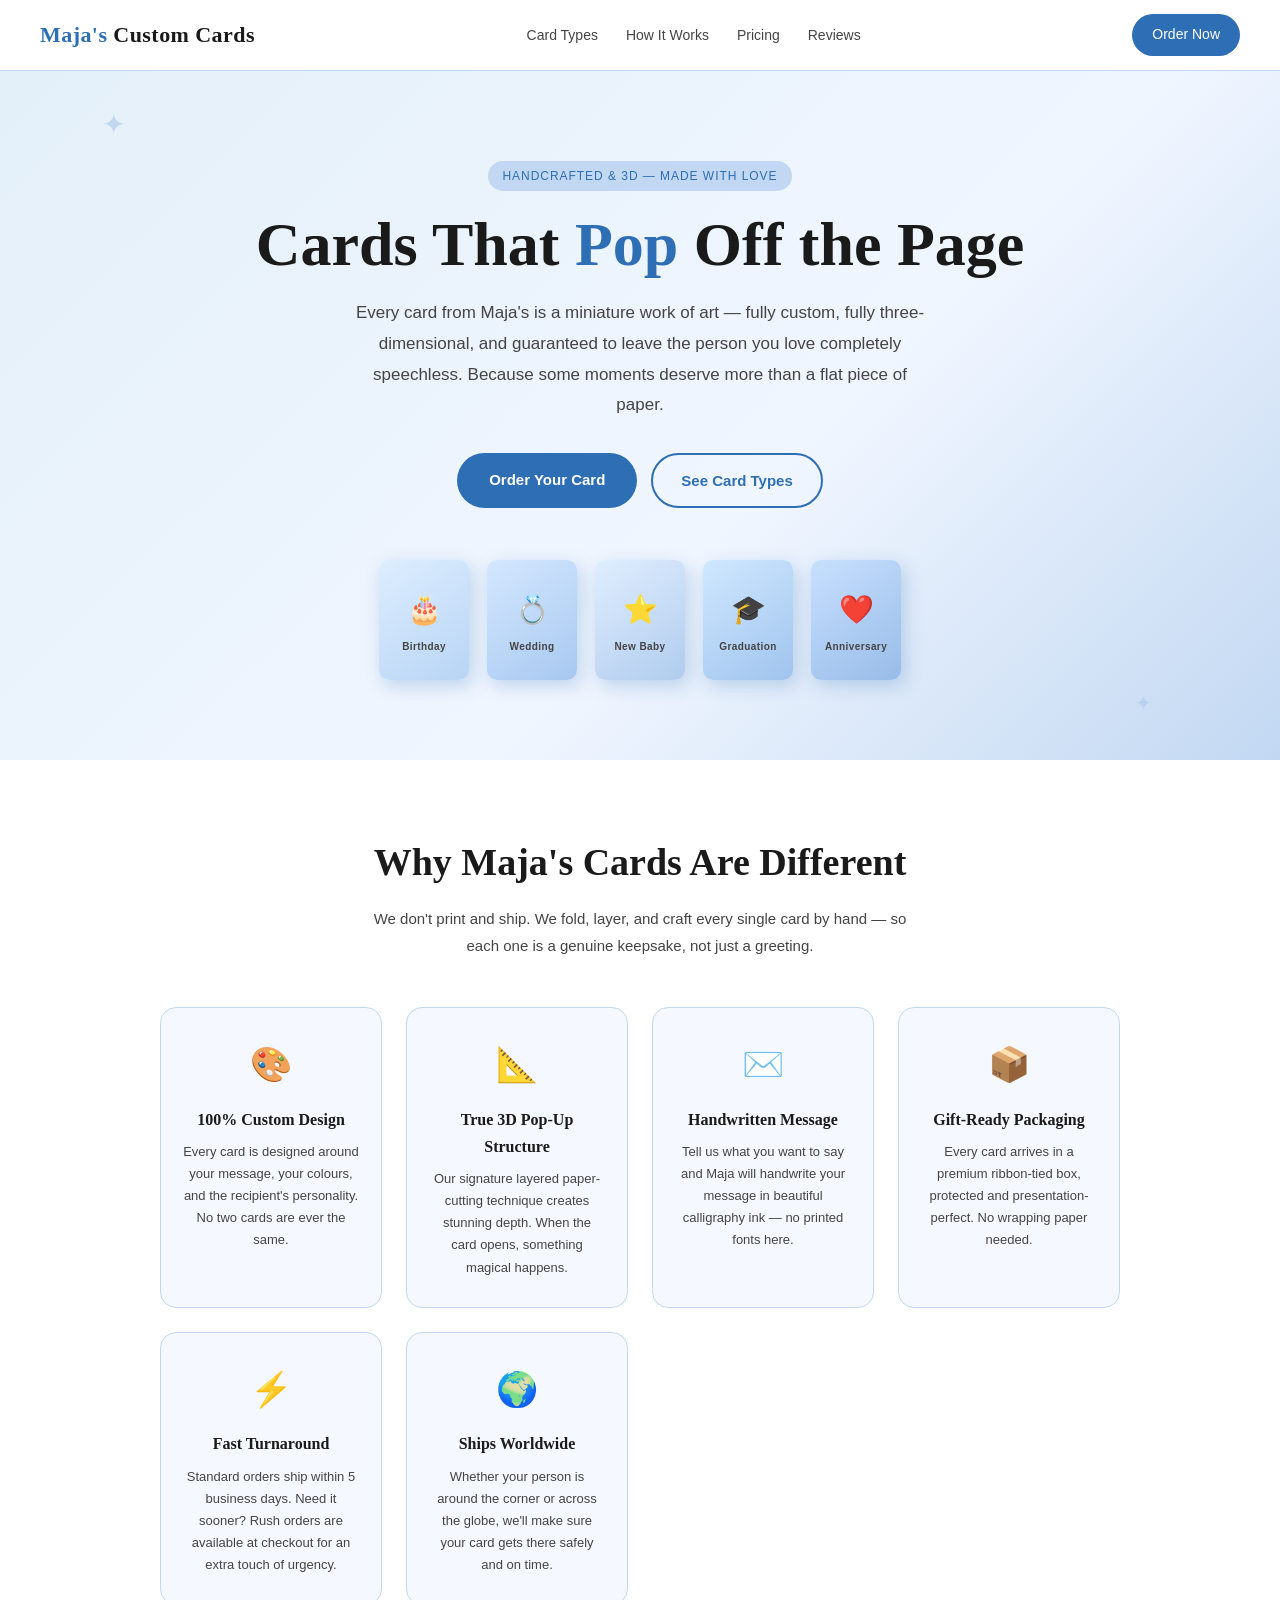
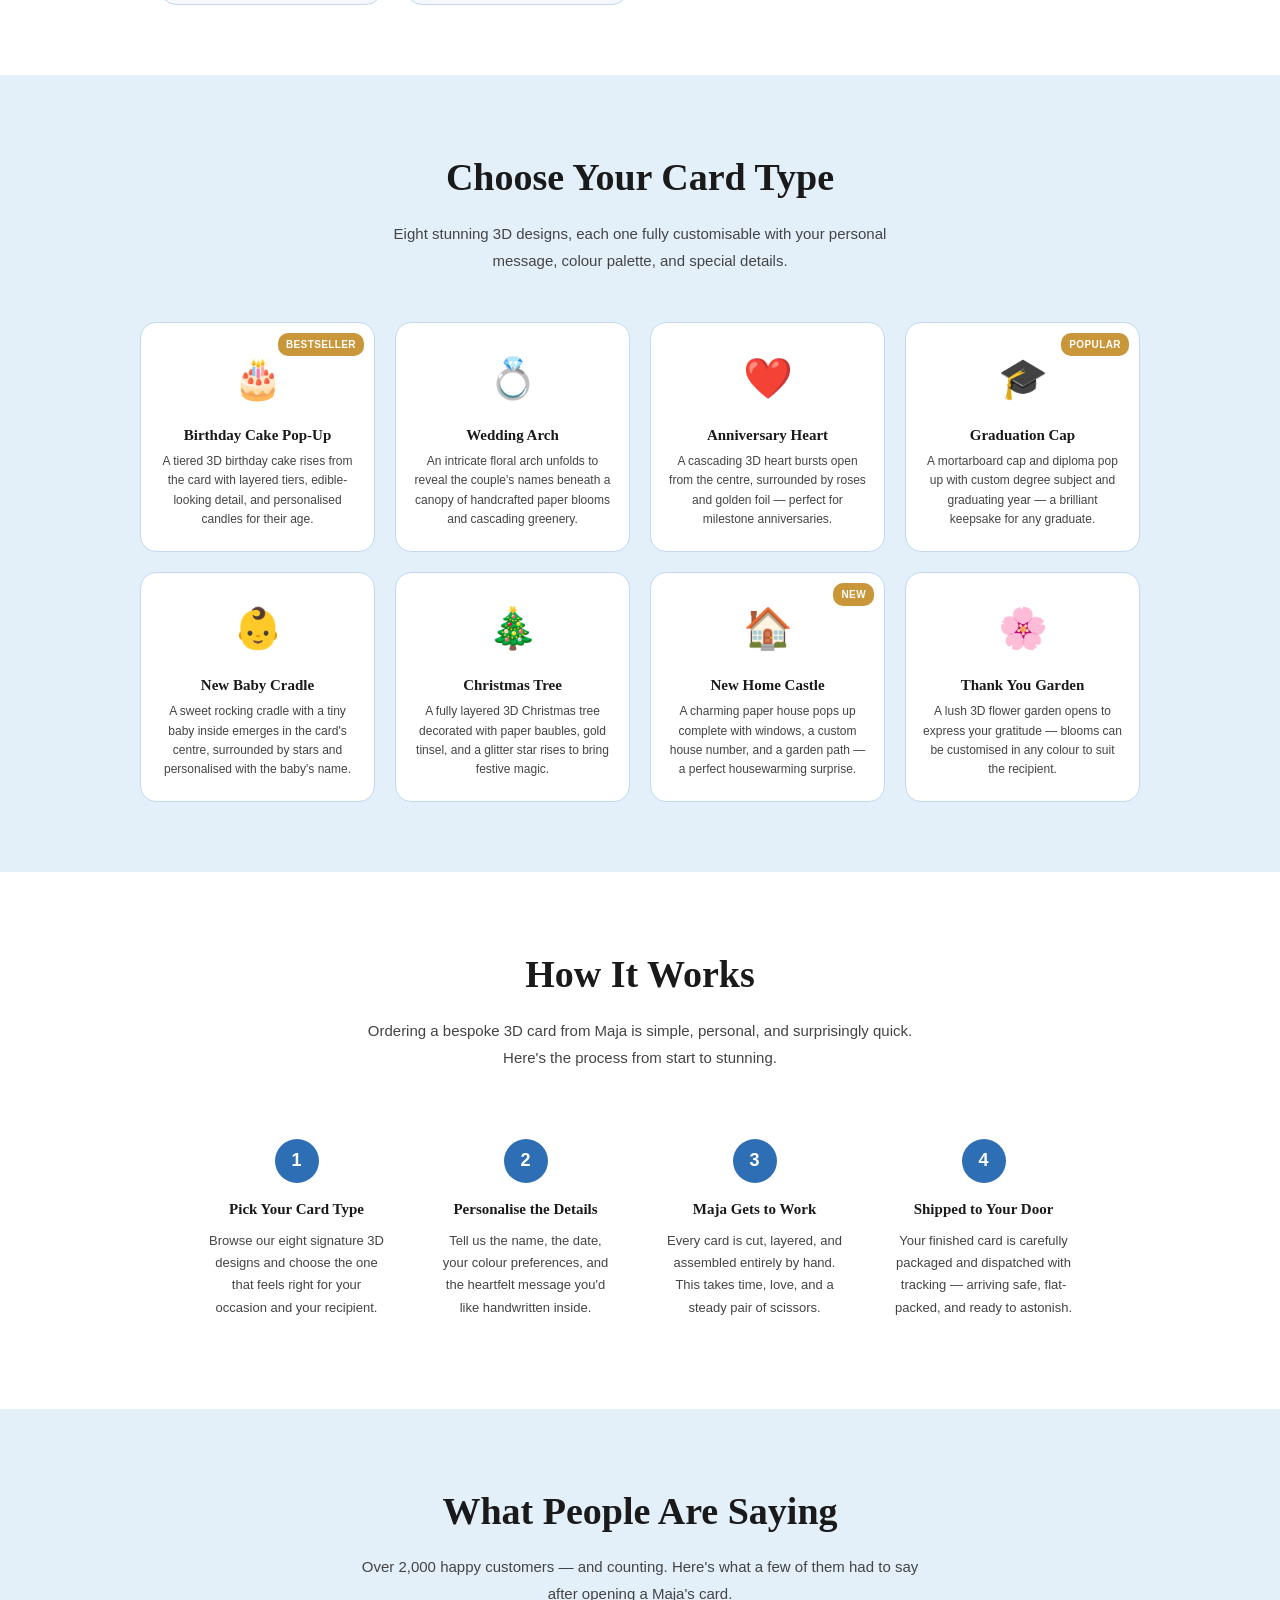
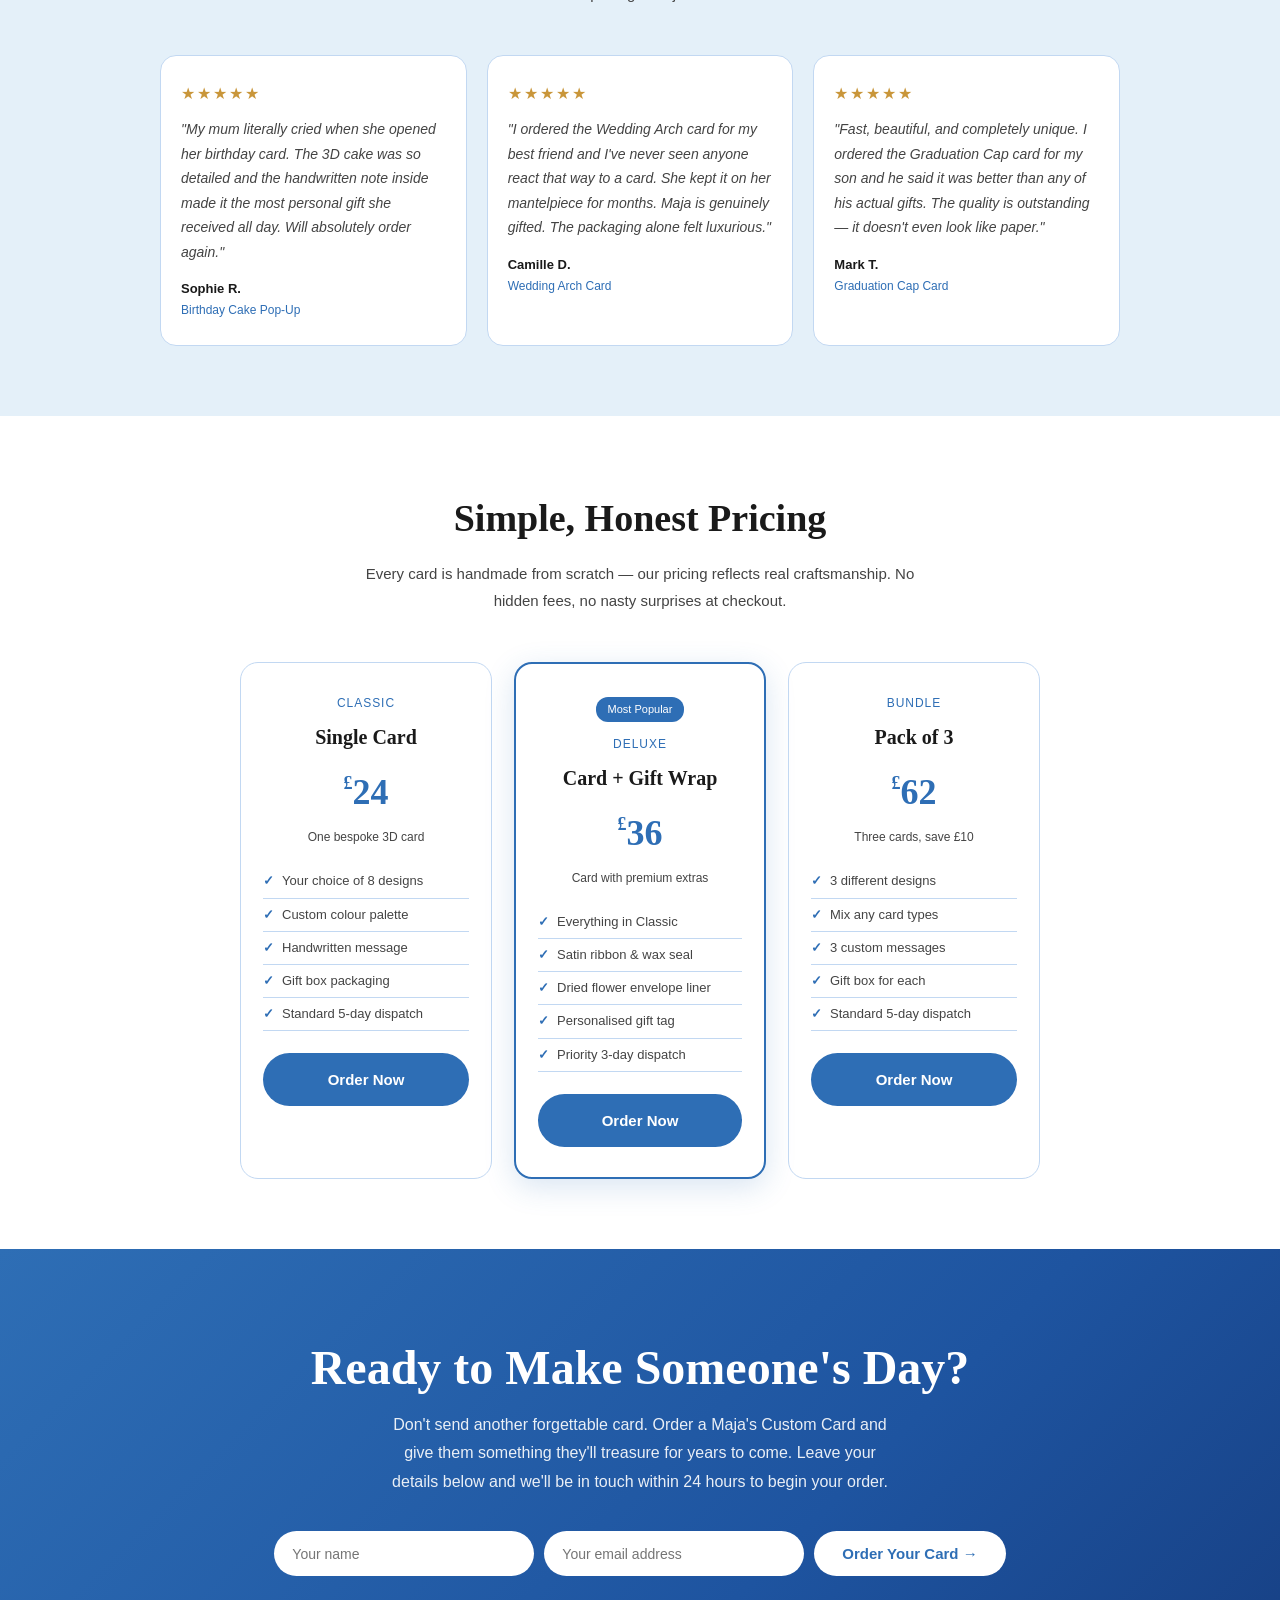
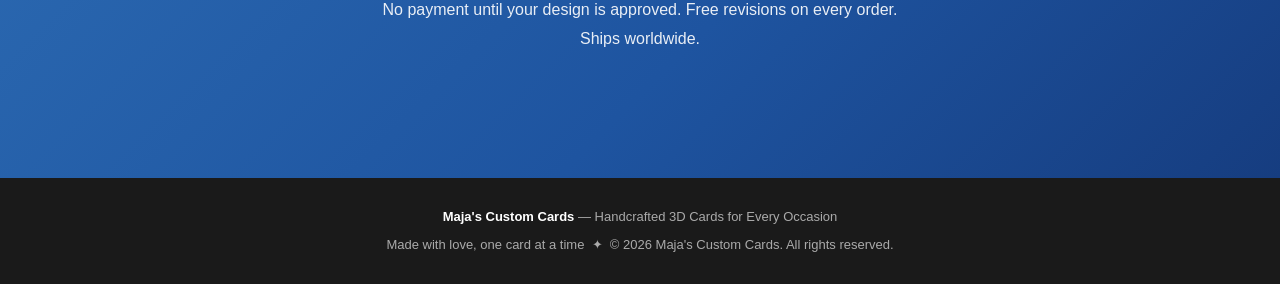
<file: index_html.html>
<!DOCTYPE html>
<html lang="en">
<head>
<meta charset="UTF-8"/>
<meta name="viewport" content="width=device-width, initial-scale=1.0"/>
<title>Maja's Custom Cards</title>
<link rel="stylesheet" href="style.css"/>
</head>
<body>

<!-- NAV -->
<nav>
  <div class="logo">Maja's <span>Custom Cards</span></div>
  <ul class="nav-links">
    <li><a href="#cards">Card Types</a></li>
    <li><a href="#how">How It Works</a></li>
    <li><a href="#pricing">Pricing</a></li>
    <li><a href="#reviews">Reviews</a></li>
  </ul>
  <a href="#order" class="nav-cta">Order Now</a>
</nav>

<!-- HERO -->
<section class="hero">
  <div class="hero-tag">Handcrafted &amp; 3D — Made with Love</div>
  <h1>Cards That <em>Pop</em> Off the Page</h1>
  <p>Every card from Maja's is a miniature work of art — fully custom, fully three-dimensional, and guaranteed to leave the person you love completely speechless. Because some moments deserve more than a flat piece of paper.</p>
  <div class="hero-btns">
    <a href="#order" class="btn-primary">Order Your Card</a>
    <a href="#cards" class="btn-outline">See Card Types</a>
  </div>
  <div class="hero-cards">
    <div class="hero-card-preview hc1">🎂<span>Birthday</span></div>
    <div class="hero-card-preview hc2">💍<span>Wedding</span></div>
    <div class="hero-card-preview hc3">⭐<span>New Baby</span></div>
    <div class="hero-card-preview hc4">🎓<span>Graduation</span></div>
    <div class="hero-card-preview hc5">❤️<span>Anniversary</span></div>
  </div>
</section>

<!-- WHY US -->
<section class="why" id="why">
  <div class="section-header">
    <h2>Why Maja's Cards Are Different</h2>
    <p>We don't print and ship. We fold, layer, and craft every single card by hand — so each one is a genuine keepsake, not just a greeting.</p>
  </div>
  <div class="why-grid">
    <div class="why-card">
      <span class="why-icon">🎨</span>
      <h3>100% Custom Design</h3>
      <p>Every card is designed around your message, your colours, and the recipient's personality. No two cards are ever the same.</p>
    </div>
    <div class="why-card">
      <span class="why-icon">📐</span>
      <h3>True 3D Pop-Up Structure</h3>
      <p>Our signature layered paper-cutting technique creates stunning depth. When the card opens, something magical happens.</p>
    </div>
    <div class="why-card">
      <span class="why-icon">✉️</span>
      <h3>Handwritten Message</h3>
      <p>Tell us what you want to say and Maja will handwrite your message in beautiful calligraphy ink — no printed fonts here.</p>
    </div>
    <div class="why-card">
      <span class="why-icon">📦</span>
      <h3>Gift-Ready Packaging</h3>
      <p>Every card arrives in a premium ribbon-tied box, protected and presentation-perfect. No wrapping paper needed.</p>
    </div>
    <div class="why-card">
      <span class="why-icon">⚡</span>
      <h3>Fast Turnaround</h3>
      <p>Standard orders ship within 5 business days. Need it sooner? Rush orders are available at checkout for an extra touch of urgency.</p>
    </div>
    <div class="why-card">
      <span class="why-icon">🌍</span>
      <h3>Ships Worldwide</h3>
      <p>Whether your person is around the corner or across the globe, we'll make sure your card gets there safely and on time.</p>
    </div>
  </div>
</section>

<!-- CARD TYPES -->
<section class="cards-section" id="cards">
  <div class="section-header">
    <h2>Choose Your Card Type</h2>
    <p>Eight stunning 3D designs, each one fully customisable with your personal message, colour palette, and special details.</p>
  </div>
  <div class="card-grid">
    <div class="card-item">
      <div class="card-badge">BESTSELLER</div>
      <span class="card-emoji">🎂</span>
      <div class="card-name">Birthday Cake Pop-Up</div>
      <div class="card-desc">A tiered 3D birthday cake rises from the card with layered tiers, edible-looking detail, and personalised candles for their age.</div>
    </div>
    <div class="card-item">
      <span class="card-emoji">💍</span>
      <div class="card-name">Wedding Arch</div>
      <div class="card-desc">An intricate floral arch unfolds to reveal the couple's names beneath a canopy of handcrafted paper blooms and cascading greenery.</div>
    </div>
    <div class="card-item">
      <span class="card-emoji">❤️</span>
      <div class="card-name">Anniversary Heart</div>
      <div class="card-desc">A cascading 3D heart bursts open from the centre, surrounded by roses and golden foil — perfect for milestone anniversaries.</div>
    </div>
    <div class="card-item">
      <div class="card-badge">POPULAR</div>
      <span class="card-emoji">🎓</span>
      <div class="card-name">Graduation Cap</div>
      <div class="card-desc">A mortarboard cap and diploma pop up with custom degree subject and graduating year — a brilliant keepsake for any graduate.</div>
    </div>
    <div class="card-item">
      <span class="card-emoji">👶</span>
      <div class="card-name">New Baby Cradle</div>
      <div class="card-desc">A sweet rocking cradle with a tiny baby inside emerges in the card's centre, surrounded by stars and personalised with the baby's name.</div>
    </div>
    <div class="card-item">
      <span class="card-emoji">🎄</span>
      <div class="card-name">Christmas Tree</div>
      <div class="card-desc">A fully layered 3D Christmas tree decorated with paper baubles, gold tinsel, and a glitter star rises to bring festive magic.</div>
    </div>
    <div class="card-item">
      <div class="card-badge">NEW</div>
      <span class="card-emoji">🏠</span>
      <div class="card-name">New Home Castle</div>
      <div class="card-desc">A charming paper house pops up complete with windows, a custom house number, and a garden path — a perfect housewarming surprise.</div>
    </div>
    <div class="card-item">
      <span class="card-emoji">🌸</span>
      <div class="card-name">Thank You Garden</div>
      <div class="card-desc">A lush 3D flower garden opens to express your gratitude — blooms can be customised in any colour to suit the recipient.</div>
    </div>
  </div>
</section>

<!-- HOW IT WORKS -->
<section class="how" id="how">
  <div class="section-header">
    <h2>How It Works</h2>
    <p>Ordering a bespoke 3D card from Maja is simple, personal, and surprisingly quick. Here's the process from start to stunning.</p>
  </div>
  <div class="steps">
    <div class="step">
      <div class="step-num">1</div>
      <h3>Pick Your Card Type</h3>
      <p>Browse our eight signature 3D designs and choose the one that feels right for your occasion and your recipient.</p>
    </div>
    <div class="step">
      <div class="step-num">2</div>
      <h3>Personalise the Details</h3>
      <p>Tell us the name, the date, your colour preferences, and the heartfelt message you'd like handwritten inside.</p>
    </div>
    <div class="step">
      <div class="step-num">3</div>
      <h3>Maja Gets to Work</h3>
      <p>Every card is cut, layered, and assembled entirely by hand. This takes time, love, and a steady pair of scissors.</p>
    </div>
    <div class="step">
      <div class="step-num">4</div>
      <h3>Shipped to Your Door</h3>
      <p>Your finished card is carefully packaged and dispatched with tracking — arriving safe, flat-packed, and ready to astonish.</p>
    </div>
  </div>
</section>

<!-- TESTIMONIALS -->
<section class="testimonials" id="reviews">
  <div class="section-header">
    <h2>What People Are Saying</h2>
    <p>Over 2,000 happy customers — and counting. Here's what a few of them had to say after opening a Maja's card.</p>
  </div>
  <div class="testi-grid">
    <div class="testi-card">
      <div class="testi-stars">★★★★★</div>
      <p class="testi-text">"My mum literally cried when she opened her birthday card. The 3D cake was so detailed and the handwritten note inside made it the most personal gift she received all day. Will absolutely order again."</p>
      <div class="testi-name">Sophie R.</div>
      <div class="testi-detail">Birthday Cake Pop-Up</div>
    </div>
    <div class="testi-card">
      <div class="testi-stars">★★★★★</div>
      <p class="testi-text">"I ordered the Wedding Arch card for my best friend and I've never seen anyone react that way to a card. She kept it on her mantelpiece for months. Maja is genuinely gifted. The packaging alone felt luxurious."</p>
      <div class="testi-name">Camille D.</div>
      <div class="testi-detail">Wedding Arch Card</div>
    </div>
    <div class="testi-card">
      <div class="testi-stars">★★★★★</div>
      <p class="testi-text">"Fast, beautiful, and completely unique. I ordered the Graduation Cap card for my son and he said it was better than any of his actual gifts. The quality is outstanding — it doesn't even look like paper."</p>
      <div class="testi-name">Mark T.</div>
      <div class="testi-detail">Graduation Cap Card</div>
    </div>
  </div>
</section>

<!-- PRICING -->
<section class="pricing" id="pricing">
  <div class="section-header">
    <h2>Simple, Honest Pricing</h2>
    <p>Every card is handmade from scratch — our pricing reflects real craftsmanship. No hidden fees, no nasty surprises at checkout.</p>
  </div>
  <div class="price-grid">
    <div class="price-card">
      <div class="price-label">Classic</div>
      <div class="price-name">Single Card</div>
      <div class="price-amount"><sup>£</sup>24</div>
      <div class="price-sub">One bespoke 3D card</div>
      <ul class="price-features">
        <li>Your choice of 8 designs</li>
        <li>Custom colour palette</li>
        <li>Handwritten message</li>
        <li>Gift box packaging</li>
        <li>Standard 5-day dispatch</li>
      </ul>
      <a href="#order" class="btn-primary" style="display:block;text-align:center">Order Now</a>
    </div>
    <div class="price-card featured">
      <div class="popular-badge">Most Popular</div>
      <div class="price-label">Deluxe</div>
      <div class="price-name">Card + Gift Wrap</div>
      <div class="price-amount"><sup>£</sup>36</div>
      <div class="price-sub">Card with premium extras</div>
      <ul class="price-features">
        <li>Everything in Classic</li>
        <li>Satin ribbon &amp; wax seal</li>
        <li>Dried flower envelope liner</li>
        <li>Personalised gift tag</li>
        <li>Priority 3-day dispatch</li>
      </ul>
      <a href="#order" class="btn-primary" style="display:block;text-align:center">Order Now</a>
    </div>
    <div class="price-card">
      <div class="price-label">Bundle</div>
      <div class="price-name">Pack of 3</div>
      <div class="price-amount"><sup>£</sup>62</div>
      <div class="price-sub">Three cards, save £10</div>
      <ul class="price-features">
        <li>3 different designs</li>
        <li>Mix any card types</li>
        <li>3 custom messages</li>
        <li>Gift box for each</li>
        <li>Standard 5-day dispatch</li>
      </ul>
      <a href="#order" class="btn-primary" style="display:block;text-align:center">Order Now</a>
    </div>
  </div>
</section>

<!-- FINAL CTA -->
<section class="cta" id="order">
  <h2>Ready to Make Someone's Day?</h2>
  <p>Don't send another forgettable card. Order a Maja's Custom Card and give them something they'll treasure for years to come. Leave your details below and we'll be in touch within 24 hours to begin your order.</p>
  <div class="cta-form">
    <input class="cta-input" type="text" placeholder="Your name" />
    <input class="cta-input" type="email" placeholder="Your email address" />
    <button class="btn-white">Order Your Card →</button>
  </div>
  <p class="cta-note">No payment until your design is approved. Free revisions on every order. Ships worldwide.</p>
</section>

<!-- FOOTER -->
<footer>
  <strong>Maja's Custom Cards</strong> — Handcrafted 3D Cards for Every Occasion<br/>
  <span style="margin-top:6px;display:inline-block">Made with love, one card at a time &nbsp;✦&nbsp; © 2026 Maja's Custom Cards. All rights reserved.</span>
</footer>

</body>
</html>
</file>
<file: style.css>
*{box-sizing:border-box;margin:0;padding:0}
:root{
  --pink:#e4f0f9;
  --pink2:#c2d8f2;
  --pink3:#a0c0e8;
  --rose:#2e6eb5;
  --dark:#1a1a1a;
  --mid:#444;
  --light:#f5f9ff;
  --gold:#c9963a;
}
html{scroll-behavior:smooth}
body{font-family:'Georgia',serif;background:#fff;color:var(--dark);line-height:1.7}

/* NAV */
nav{background:#fff;border-bottom:1.5px solid var(--pink2);padding:14px 40px;display:flex;align-items:center;justify-content:space-between;position:sticky;top:0;z-index:100}
.logo{font-size:22px;font-weight:700;color:var(--rose);letter-spacing:0.02em}
.logo span{color:var(--dark)}
.nav-links{display:flex;gap:28px;list-style:none}
.nav-links a{text-decoration:none;color:var(--mid);font-size:14px;font-family:'Arial',sans-serif;transition:color .2s}
.nav-links a:hover{color:var(--rose)}
.nav-cta{background:var(--rose);color:#fff;padding:9px 20px;border-radius:30px;text-decoration:none;font-size:14px;font-family:'Arial',sans-serif;transition:background .2s}
.nav-cta:hover{background:#1e54a0}

/* HERO */
.hero{background:linear-gradient(135deg,var(--pink) 0%,#f0f6ff 60%,var(--pink2) 100%);padding:90px 40px 80px;text-align:center;position:relative;overflow:hidden}
.hero::before{content:'✦';position:absolute;top:30px;left:8%;font-size:28px;color:var(--pink3);opacity:.5}
.hero::after{content:'✦';position:absolute;bottom:40px;right:10%;font-size:20px;color:var(--pink3);opacity:.4}
.hero-tag{display:inline-block;background:var(--pink2);color:var(--rose);font-size:12px;font-family:'Arial',sans-serif;padding:5px 14px;border-radius:20px;letter-spacing:.08em;text-transform:uppercase;margin-bottom:18px}
.hero h1{font-size:clamp(36px,5vw,62px);color:var(--dark);line-height:1.15;margin-bottom:18px;font-weight:700}
.hero h1 em{color:var(--rose);font-style:normal}
.hero p{font-size:17px;color:var(--mid);max-width:580px;margin:0 auto 32px;font-family:'Arial',sans-serif;line-height:1.8}
.hero-btns{display:flex;gap:14px;justify-content:center;flex-wrap:wrap}
.btn-primary{background:var(--rose);color:#fff;padding:14px 32px;border-radius:30px;text-decoration:none;font-size:15px;font-family:'Arial',sans-serif;font-weight:600;transition:background .2s,transform .15s}
.btn-primary:hover{background:#1e54a0;transform:translateY(-2px)}
.btn-outline{background:transparent;color:var(--rose);border:2px solid var(--rose);padding:13px 28px;border-radius:30px;text-decoration:none;font-size:15px;font-family:'Arial',sans-serif;font-weight:600;transition:all .2s}
.btn-outline:hover{background:var(--pink);transform:translateY(-2px)}
.hero-cards{display:flex;justify-content:center;gap:18px;margin-top:52px;flex-wrap:wrap}
.hero-card-preview{width:90px;height:120px;border-radius:10px;box-shadow:4px 6px 18px rgba(46,110,181,.25);transform-style:preserve-3d;transition:transform .3s;cursor:pointer;display:flex;align-items:center;justify-content:center;font-size:28px;flex-direction:column;gap:4px}
.hero-card-preview:hover{transform:rotateY(-12deg) rotateX(6deg) translateY(-6px)}
.hc1{background:linear-gradient(145deg,#ddeeff,#b8d4f5)}
.hc2{background:linear-gradient(145deg,#d4e8ff,#a8c8f0)}
.hc3{background:linear-gradient(145deg,#e0eeff,#b0ccee)}
.hc4{background:linear-gradient(145deg,#d0e8ff,#a0c4ee)}
.hc5{background:linear-gradient(145deg,#c8e0ff,#98bce8)}
.hero-card-preview span{font-size:10px;color:var(--mid);font-family:'Arial',sans-serif;font-weight:600;text-align:center;letter-spacing:.04em}

section{padding:70px 40px}

/* WHY */
.why{background:#fff}
.section-header{text-align:center;margin-bottom:48px}
.section-header h2{font-size:clamp(26px,3.5vw,38px);margin-bottom:10px;color:var(--dark)}
.section-header p{font-size:15px;color:var(--mid);max-width:560px;margin:0 auto;font-family:'Arial',sans-serif;line-height:1.8}
.why-grid{display:grid;grid-template-columns:repeat(auto-fit,minmax(210px,1fr));gap:24px;max-width:960px;margin:0 auto}
.why-card{background:var(--light);border:1.5px solid var(--pink2);border-radius:16px;padding:28px 22px;text-align:center;transition:box-shadow .2s,transform .2s}
.why-card:hover{box-shadow:0 8px 28px rgba(46,110,181,.15);transform:translateY(-4px)}
.why-icon{font-size:34px;margin-bottom:12px;display:block}
.why-card h3{font-size:16px;margin-bottom:8px;color:var(--dark)}
.why-card p{font-size:13px;color:var(--mid);font-family:'Arial',sans-serif;line-height:1.7}

/* CARDS */
.cards-section{background:var(--pink)}
.card-grid{display:grid;grid-template-columns:repeat(auto-fill,minmax(200px,1fr));gap:20px;max-width:1000px;margin:0 auto}
.card-item{background:#fff;border:1.5px solid var(--pink2);border-radius:16px;padding:22px 16px;text-align:center;cursor:pointer;transition:all .25s;position:relative;overflow:hidden}
.card-item::before{content:'';position:absolute;inset:0;background:var(--pink);opacity:0;transition:opacity .2s}
.card-item:hover{transform:translateY(-6px) rotateZ(-1deg);box-shadow:0 12px 32px rgba(46,110,181,.2)}
.card-item:hover::before{opacity:.3}
.card-emoji{font-size:40px;margin-bottom:10px;display:block;position:relative}
.card-name{font-size:15px;font-weight:700;color:var(--dark);margin-bottom:4px;position:relative}
.card-desc{font-size:12px;color:var(--mid);font-family:'Arial',sans-serif;line-height:1.6;position:relative}
.card-badge{position:absolute;top:10px;right:10px;background:var(--gold);color:#fff;font-size:10px;font-family:'Arial',sans-serif;font-weight:700;padding:3px 8px;border-radius:10px;letter-spacing:.04em}

/* HOW IT WORKS */
.how{background:#fff}
.steps{display:grid;grid-template-columns:repeat(auto-fit,minmax(200px,1fr));gap:16px;max-width:900px;margin:0 auto;position:relative}
.step{text-align:center;padding:20px 16px}
.step-num{width:44px;height:44px;background:var(--rose);color:#fff;border-radius:50%;display:flex;align-items:center;justify-content:center;font-size:18px;font-weight:700;margin:0 auto 14px;font-family:'Arial',sans-serif}
.step h3{font-size:15px;margin-bottom:8px;color:var(--dark)}
.step p{font-size:13px;color:var(--mid);font-family:'Arial',sans-serif;line-height:1.7}

/* TESTIMONIALS */
.testimonials{background:var(--pink)}
.testi-grid{display:grid;grid-template-columns:repeat(auto-fit,minmax(260px,1fr));gap:20px;max-width:960px;margin:0 auto}
.testi-card{background:#fff;border:1.5px solid var(--pink2);border-radius:16px;padding:24px 20px}
.testi-stars{color:var(--gold);font-size:16px;margin-bottom:10px;letter-spacing:2px}
.testi-text{font-size:14px;color:var(--mid);font-family:'Arial',sans-serif;line-height:1.75;margin-bottom:14px;font-style:italic}
.testi-name{font-size:13px;font-weight:700;color:var(--dark);font-family:'Arial',sans-serif}
.testi-detail{font-size:12px;color:var(--rose);font-family:'Arial',sans-serif}

/* PRICING */
.pricing{background:#fff}
.price-grid{display:grid;grid-template-columns:repeat(auto-fit,minmax(220px,1fr));gap:22px;max-width:800px;margin:0 auto}
.price-card{border:1.5px solid var(--pink2);border-radius:18px;padding:30px 22px;text-align:center;transition:all .2s}
.price-card.featured{border-color:var(--rose);border-width:2.5px;box-shadow:0 8px 30px rgba(46,110,181,.18)}
.price-card:hover{transform:translateY(-4px)}
.price-label{font-size:12px;text-transform:uppercase;letter-spacing:.08em;color:var(--rose);font-family:'Arial',sans-serif;margin-bottom:6px}
.price-name{font-size:20px;font-weight:700;margin-bottom:8px}
.price-amount{font-size:36px;font-weight:700;color:var(--rose);margin-bottom:4px}
.price-amount sup{font-size:18px;vertical-align:top;margin-top:6px;display:inline-block}
.price-sub{font-size:12px;color:var(--mid);font-family:'Arial',sans-serif;margin-bottom:18px}
.price-features{list-style:none;text-align:left;margin-bottom:22px}
.price-features li{font-size:13px;color:var(--mid);font-family:'Arial',sans-serif;padding:5px 0;border-bottom:1px solid var(--pink2);display:flex;align-items:center;gap:8px}
.price-features li::before{content:'✓';color:var(--rose);font-weight:700}
.popular-badge{background:var(--rose);color:#fff;font-size:11px;padding:3px 12px;border-radius:12px;font-family:'Arial',sans-serif;display:inline-block;margin-bottom:12px}

/* CTA */
.cta{background:linear-gradient(135deg,#2e6eb5 0%,#1e54a0 60%,#163d80 100%);padding:90px 40px;text-align:center;color:#fff}
.cta h2{font-size:clamp(28px,4vw,48px);margin-bottom:14px;line-height:1.2}
.cta p{font-size:16px;opacity:.9;max-width:520px;margin:0 auto 34px;font-family:'Arial',sans-serif;line-height:1.8}
.cta-form{display:flex;gap:10px;justify-content:center;flex-wrap:wrap;margin-bottom:20px}
.cta-input{padding:14px 18px;border-radius:30px;border:none;font-size:14px;font-family:'Arial',sans-serif;width:260px;outline:none;color:var(--dark)}
.cta-input:focus{box-shadow:0 0 0 3px rgba(255,255,255,.4)}
.btn-white{background:#fff;color:var(--rose);padding:14px 28px;border-radius:30px;font-size:15px;font-family:'Arial',sans-serif;font-weight:700;text-decoration:none;border:none;cursor:pointer;transition:all .2s}
.btn-white:hover{background:var(--pink);transform:translateY(-2px)}
.cta-note{font-size:12px;opacity:.75;font-family:'Arial',sans-serif}

/* FOOTER */
footer{background:var(--dark);color:#aaa;text-align:center;padding:28px 40px;font-size:13px;font-family:'Arial',sans-serif}
footer strong{color:#fff}

@media(max-width:600px){
  nav{padding:12px 20px}
  .nav-links{display:none}
  section{padding:50px 20px}
  .hero{padding:60px 20px 50px}
  .cta{padding:60px 20px}
}
</file>
